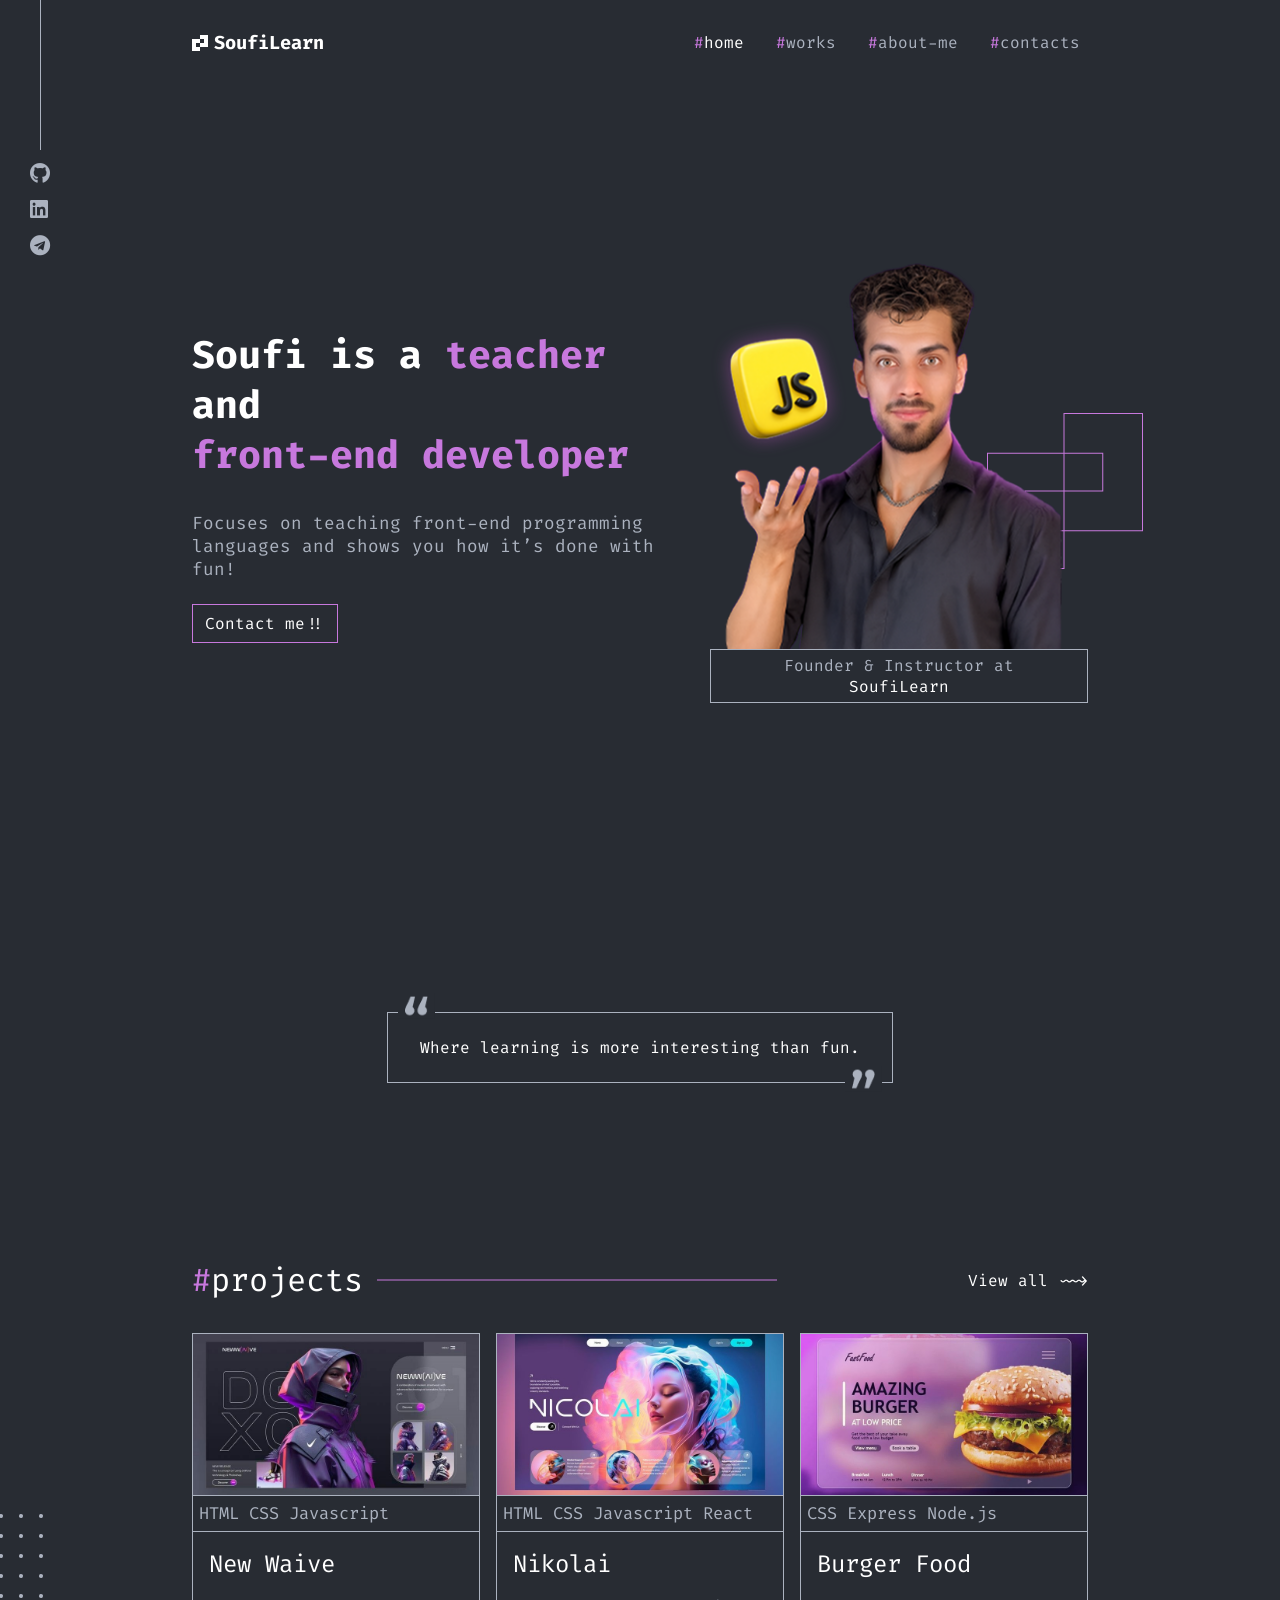
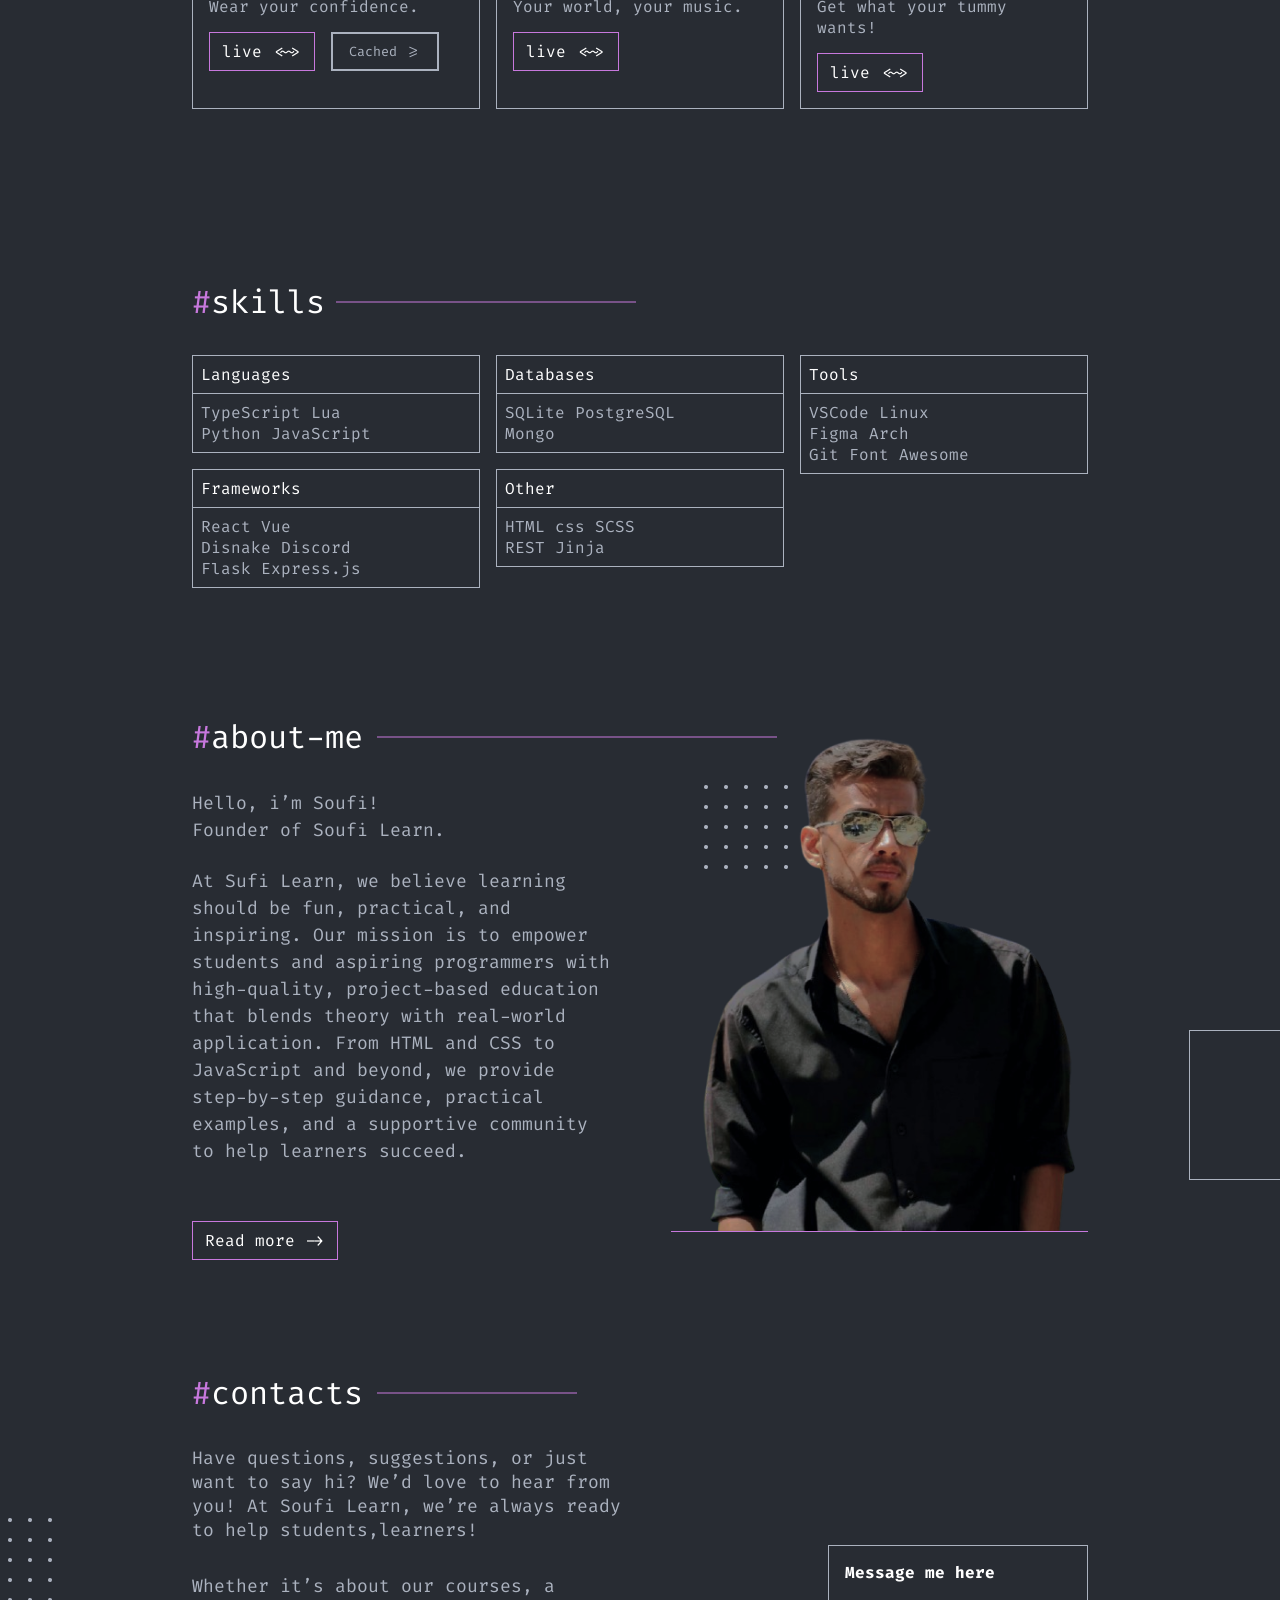
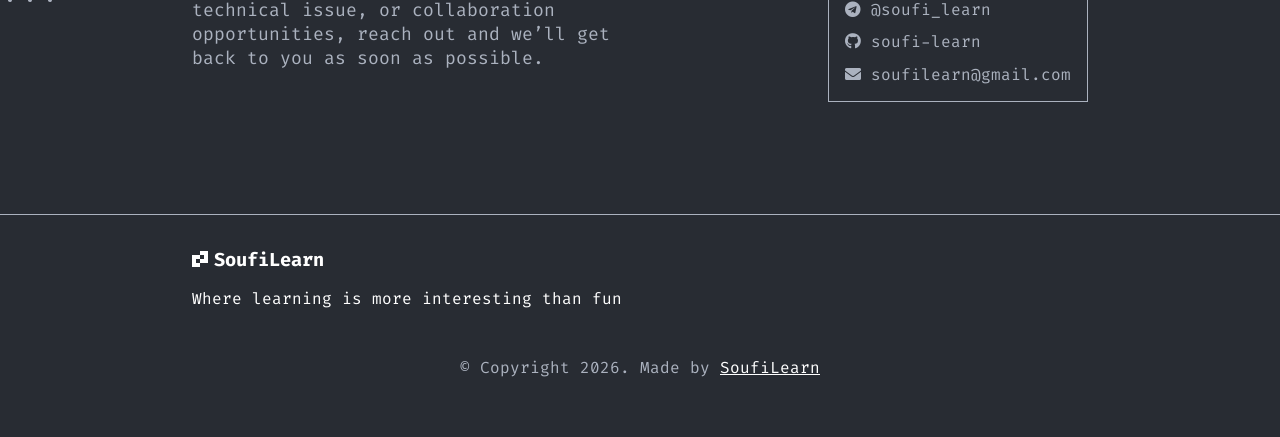
<file: index.html>
<!doctype html>
<html lang="en">
  <head>
    <meta charset="UTF-8" />
    <meta name="viewport" content="width=device-width, initial-scale=1.0" />
    <title>Portfolio Project</title>
    <link rel="stylesheet" href="./assets/font-awesome/css/all-fonts.min.css" />
    <link rel="stylesheet" href="./Css/common.css" />
    <link rel="stylesheet" href="./Css/reset.css" />
    <link rel="stylesheet" href="./Css/style.css" />
    <link rel="stylesheet" href="./Css/responsive.css" />
  </head>
  <body>
    <!-- ---------------------------- Header ---------------------------- -->
    <header class="main-header">
      <!-- logo -->
      <a href="./index.html" class="logo-wrapper">
        <img src="./assets/images/logo-icon.png" alt="logo" />
        <h3>SoufiLearn</h3>
      </a>

      <!-- navigtion list -->

      <nav>
        
        <ul class="nav-list navbar">
          <li>
            <a href="./index.html" class="nav-link active">
              <span class="sharp-sign">#</span>home</a
            >
          </li>
          <li>
            <a href="./pages/projects.html" class="nav-link"><span class="sharp-sign">#</span>works</a
            >
          </li>
          <li>
            <a href="./pages/about-me.html" class="nav-link"><span class="sharp-sign">#</span>about-me</a
            >
          </li>
          <li>
            <a href="./pages/contacts.html" class="nav-link"><span class="sharp-sign">#</span>contacts</a
            >
          </li>
        </ul>
      </nav>

      <div class="menu-navigtion">
        <input type="checkbox" id="menu" class="input-menu" />
        <label for="menu" class="open-menu">
          <img
            src="./assets/icons/menu-icon (open).png"
            alt=""
            class="menu-icon menu-icon-open"
          />
        </label>

        <label for="menu" class="close-menu">
          <img src="./assets/icons/menu-icon (close).png" alt="" class="menu-icon menu-icon-close">
        </label>

        <div class="link-header">

          <ul class="link-list nav-list">
            
             <li class="list-item">
            <a href="./index.html" class="nav-link active">
              <span class="sharp-sign">#</span>home</a
            >
          </li>
          <li class="list-item">
            <a href="./pages/projects.html" class="nav-link"><span class="sharp-sign">#</span>works</a
            >
          </li>
          <li class="list-item">
            <a href="./pages/about-me.html" class="nav-link"><span class="sharp-sign">#</span>about-me</a
            >
          </li>
          <li class="list-item">
            <a href="./pages/contacts.html" class="nav-link"><span class="sharp-sign">#</span>contacts</a
            >
          </li>
          </ul>
        </div>
      </div>
    </header>

    <!-- fixed social icons -->
    <div class="social-container">
      <div class="social-line"></div>

      <ul class="social-list">
        <li>
          <a
            href="https://github.com/soufi-learn"
            target="_blank"
            class="socal-link"
          >
            <i class="fa fa-github"></i>
          </a>
        </li>

        <li>
          <a
            href="mailto:soufilearn@gmail.com"
            target="_blank"
            class="socal-link"
          >
            <i class="fab fa-linkedin"></i>
          </a>
        </li>

        <li>
          <a href="https://t.me/soufi_learn" target="_blank" class="socal-link">
            <i class="fa fa-telegram"></i>
          </a>
        </li>
      </ul>
    </div>

    <!-- ---------------------------- soufi banner ---------------------------- -->

    <div class="soufi-banner-container">
      <!-- left section -->
      <section class="left-section">
        <h2 class="banner-title">
          Soufi is a
          <span class="banner-title-hilight">teacher</span>
          and
          <br />
          <span class="banner-title-hilight">front-end developer</span>
        </h2>

        <p class="banner-text">
          Focuses on teaching front-end programming <br />
          languages and shows you how it’s done with fun!
        </p>

        <a href="#" class="banner-button">Contact me!!</a>
      </section>

      <!-- right section -->

      <section class="right-section">
        <img src="./assets/images/soufi.png" alt="soufi" class="banner-img" />

        <p class="banner-occuption">
          Founder & Instructor at
          <span class="banner-occuption-hilight">SoufiLearn</span>
        </p>

        <img
          src="./assets/images/first-shape.png"
          alt="banner-shape"
          class="banner-shape"
        />
      </section>
    </div>

    <!-- ---------------------------- slogan section ---------------------------- -->

    <div class="slogan-container">
      <div class="slogan-box">
        <img
          src="./assets/icons/left-quote.png"
          alt="quote"
          class="left-quote quote"
        />
        <p class="main-text">Where learning is more interesting than fun.</p>
        <img
          src="./assets/icons/right-quote.png"
          alt="quote"
          class="right-quote quote"
        />
      </div>
    </div>

    <!-- ---------------------------- project section ---------------------------- -->

    <div class="projects-container">
      <!--  title and view more project  -->

      <div class="title-box">
        <h3 class="title"><span class="title-hilight">#</span>projects</h3>
        <a href="./pages/projects.html" class="View-all-project">View all ~~&gt;</a>
      </div>

      <!--  project lists  -->
      <div class="project-lists">
        <section class="project-card">
          <img
            src="./assets/images/project-1.jpg"
            alt="project"
            class="project-img"
          />

          <div class="project-technologies">
            <span class="project-lang">HTML CSS Javascript</span>
          </div>

          <div class="project-info-box">
            <h3 class="project-name">New Waive</h3>
            <p class="project-text">Wear your confidence.</p>

            <!--  links  -->
            <div class="project-actions">
              <button class="button-live">
                <a href="#">live &#60;~&gt;</a>
              </button>

              <button class="button-cached">
                <a href="#">Cached &gt;=</a>
              </button>
            </div>
          </div>
        </section>

        <section class="project-card">
          <img
            src="./assets/images/project-2.jpg"
            alt="project"
            class="project-img"
          />

          <div class="project-technologies">
            <span class="project-lang">HTML CSS Javascript React</span>
          </div>

          <div class="project-info-box">
            <h3 class="project-name">Nikolai</h3>
            <p class="project-text">Your world, your music.</p>
            <button class="button-live">
              <a href="#">live &#60;~&gt;</a>
            </button>
          </div>
        </section>

        <section class="project-card">
          <img
            src="./assets/images/project-3.jpg"
            alt="project"
            class="project-img"
          />

          <div class="project-technologies">
            <span class="project-lang">CSS Express Node.js</span>
          </div>

          <div class="project-info-box">
            <h3 class="project-name">Burger Food</h3>
            <p class="project-text">Get what your tummy wants!</p>
            <button class="button-live">
              <a href="#">live &#60;~&gt;</a>
            </button>
          </div>
        </section>
      </div>

      <!-- projects shape -->
      <img
        src="./assets/images/second-shape.png"
        alt="shape"
        class="projects-shape"
      />
    </div>

    <!-- ---------------------------- skills section ---------------------------- -->
    <div class="skills-container">
      <div class="title-box">
        <h3 class="title"><span class="title-hilight">#</span>skills</h3>
      </div>

      <!--  skills list  -->
      <div class="skills-list-wrapper">
        <section class="skills-column">
          <!--  box  -->
          <div class="skills-box">
            <p class="box-header">Languages</p>
            <div class="box-content">
              <p>TypeScript Lua</p>
              <p>Python JavaScript</p>
            </div>
          </div>

          <div class="skills-box">
            <p class="box-header">Frameworks</p>
            <div class="box-content">
              <p>React Vue</p>
              <p>Disnake Discord</p>
              <p>Flask Express.js</p>
            </div>
          </div>
        </section>

        <section class="skills-column">
          <!--  box  -->
          <div class="skills-box">
            <p class="box-header">Databases</p>
            <div class="box-content">
              <p>SQLite PostgreSQL</p>
              <p>Mongo</p>
            </div>
          </div>

          <div class="skills-box">
            <p class="box-header">Other</p>
            <div class="box-content">
              <p>HTML css SCSS</p>
              <p>REST Jinja</p>
            </div>
          </div>
        </section>

        <section class="skills-column">
          <!--  box  -->
          <div class="skills-box">
            <p class="box-header">Tools</p>
            <div class="box-content">
              <p>VSCode Linux</p>
              <p>Figma Arch</p>
              <p>Git Font Awesome</p>
            </div>
          </div>
        </section>
      </div>
    </div>

    <!-- ---------------------------- About me ---------------------------- -->
    <div class="about-container">
      <div class="title-box">
        <h3 class="title"><span class="title-hilight">#</span>about-me</h3>
      </div>

      <!--  left section  -->

      <div class="about-wrapper">
        <section class="left-section about-section">
          <p class="about-description">
            Hello, i’m Soufi! <br />
            Founder of Soufi Learn. <br />
          </p>

          <p class="about-description">
            At Sufi Learn, we believe learning should be fun, practical, and
            inspiring. Our mission is to empower students and aspiring
            programmers with high-quality, project-based education that blends
            theory with real-world application. From HTML and CSS to JavaScript
            and beyond, we provide step-by-step guidance, practical examples,
            and a supportive community to help learners succeed.
          </p>
          <a href="#" class="button-about">Read more -&gt;</a>
        </section>

        <!--  right section  -->

        <section class="right-section about-section">
          <img
            src="./assets/images/about-soufi.png"
            alt="Soufi"
            class="about-soufi-img"
          />

          <img
            src="./assets/images/second-shape.png"
            alt="Soufi"
            class="about-second-shape"
          />
        </section>
      </div>

      <!--  about shape  -->
      <div class="about-shape"></div>
    </div>

    <!-- ---------------------------- contacts ---------------------------- -->
    <div class="contact-container">
      <div class="title-box">
        <h3 class="title"><span class="title-hilight">#</span>contacts</h3>
      </div>

      <div class="contact-wrapper">
        <!--  left section  -->

        <section class="contact-section left-section">
          <p class="contact-description">
            Have questions, suggestions, or just want to say hi? We’d love to
            hear from you! At Soufi Learn, we’re always ready to help
            students,learners!
          </p>

          <p class="contact-description">
            Whether it’s about our courses, a technical issue, or collaboration
            opportunities, reach out and we’ll get back to you as soon as
            possible.
          </p>
        </section>

        <!--  rigth section  -->
        <section class="contact-section right-section">
          <div class="message-box">
            <h4 class="message-header-title">Message me here</h4>

            <ul class="social-list">
              <li>
                <a
                  href="https://t.me/soufi_learn"
                  target="_blank"
                  class="socal-link"
                >
                  <i class="fa fa-telegram"></i>
                  @soufi_learn
                </a>
              </li>

              <li>
                <a
                  href="https://github.com/soufi-learn"
                  target="_blank"
                  class="socal-link"
                >
                  <i class="fa fa-github"></i>
                  soufi-learn
                </a>
              </li>

              <li>
                <a
                  href="mailto:soufilearn@gmail.com"
                  target="_blank"
                  class="socal-link"
                >
                  <i class="fa fa-envelope"></i>
                  soufilearn@gmail.com
                </a>
              </li>
            </ul>
          </div>
        </section>
      </div>

      <!-- contacts shape -->
      <img
        src="./assets/images/second-shape.png"
        alt="shape"
        class="contacts-shape"
      />
    </div>

    <footer class="main-footer">
      <a href="./index.html" class="logo-wrapper">
        <img src="./assets/images/logo-icon.png" alt="logo" />
        <h3>SoufiLearn</h3>
      </a>

      <p>Where learning is more interesting than fun</p>
      <p class="copy-right-text">
        &copy; Copyright 2026. Made by
        <a href="https://instagram.com/soufi_learn" class="footer-link"
          >SoufiLearn</a
        >
      </p>
    </footer>
    
  </body>
</html>
</file>
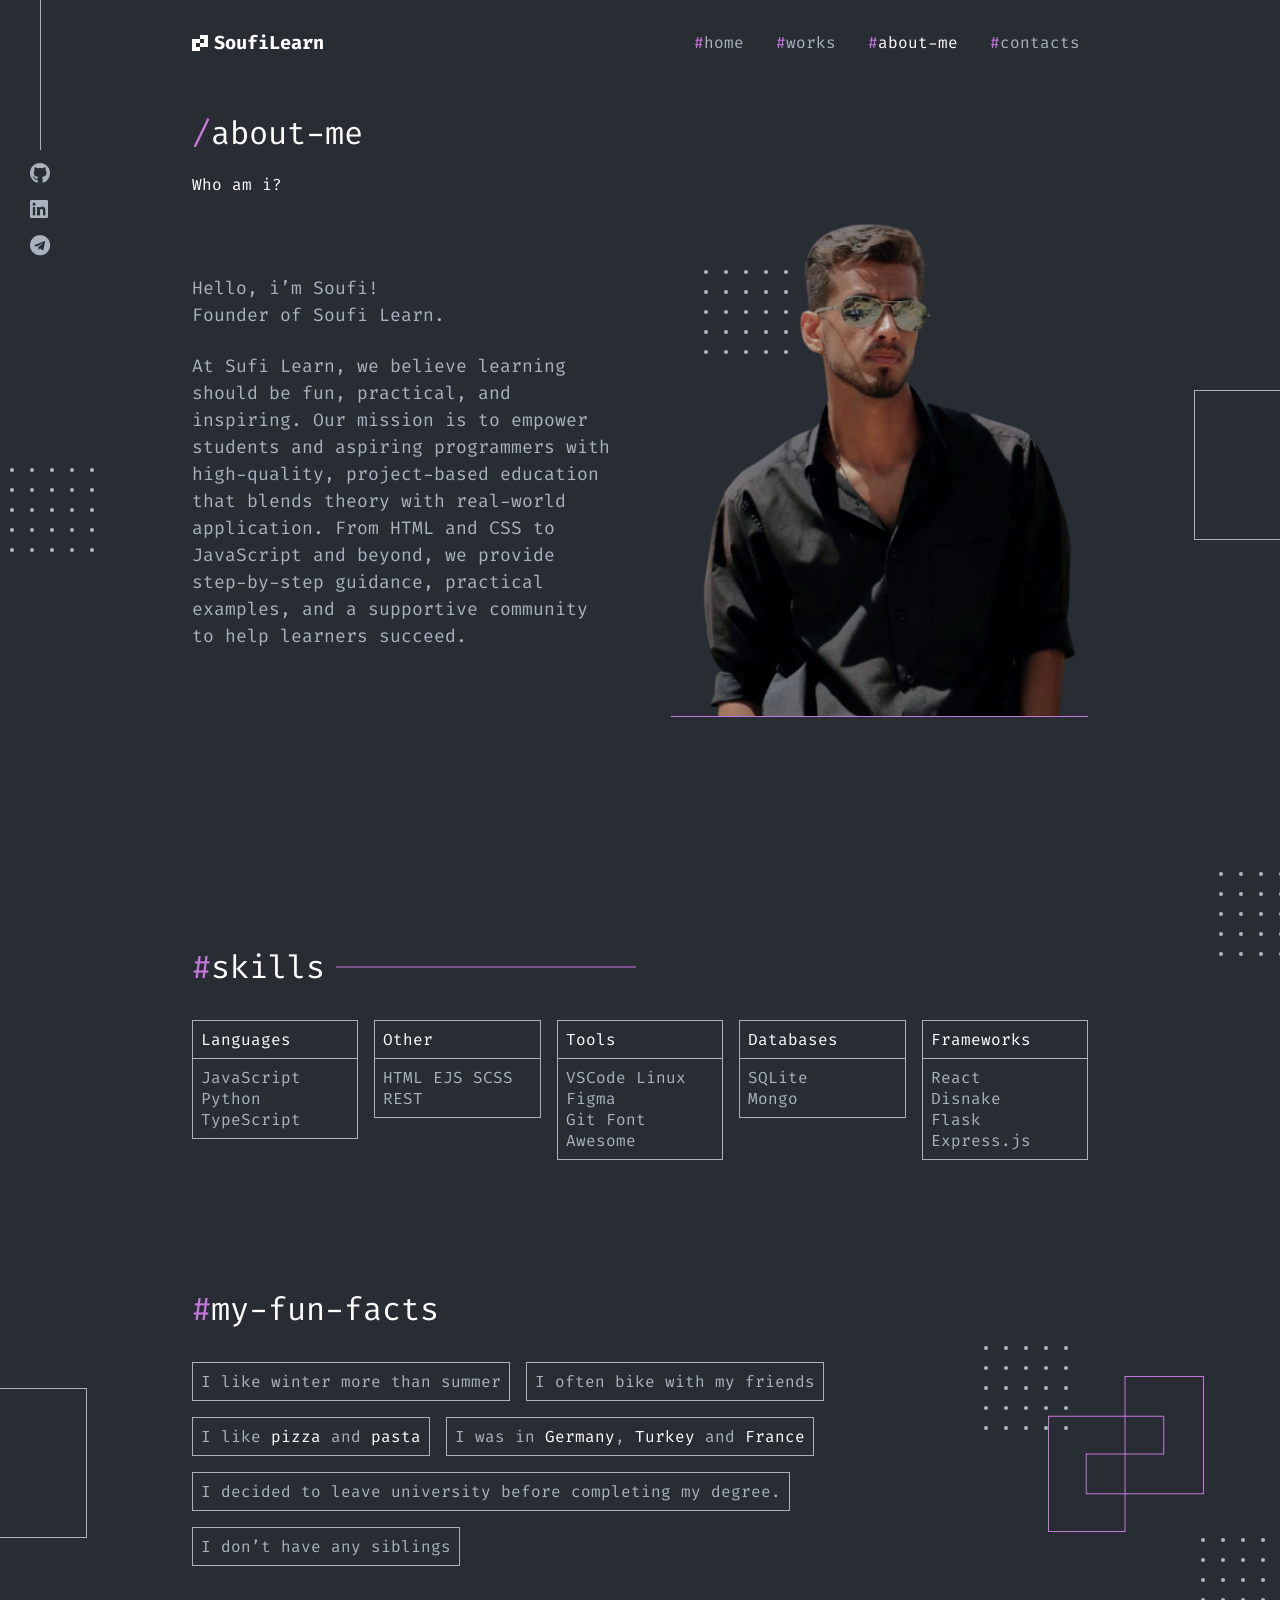
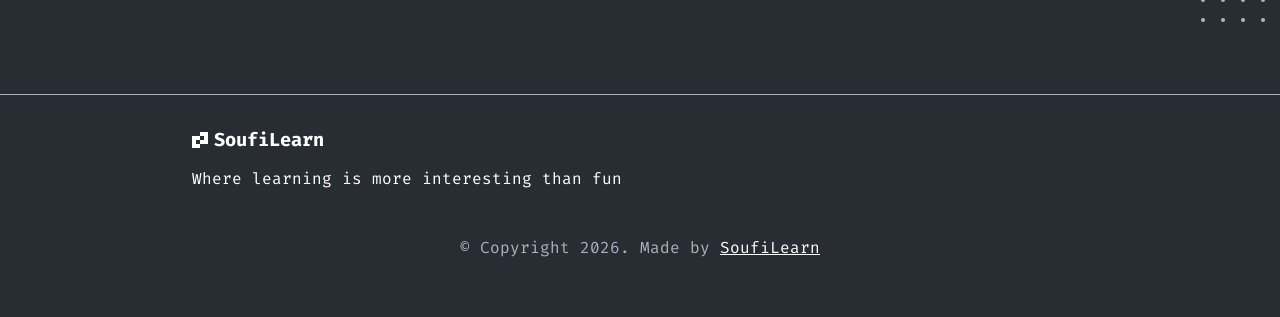
<file: pages/about-me.html>
<!doctype html>
<html lang="en">
  <head>
    <meta charset="UTF-8" />
    <meta name="viewport" content="width=device-width, initial-scale=1.0" />
    <title>About-me</title>
    <link rel="stylesheet" href="../assets/font-awesome/css/all-fonts.min.css" />
    <link rel="stylesheet" href="../Css/common.css" />
    <link rel="stylesheet" href="../Css/reset.css" />
    <link rel="stylesheet" href="../Css/responsive.css" />
    <link rel="stylesheet" href="../Css/about.css" />
  </head>
  <body>
    <!-- ---------------------------- Header ---------------------------- -->
    <header class="main-header">
      <!-- logo -->
      <a href="../index.html" class="logo-wrapper">
        <img src="../assets/images/logo-icon.png" alt="logo" />
        <h3>SoufiLearn</h3>
      </a>

      <!-- navigtion list -->

      <nav>
        <ul class="nav-list navbar">
          <li>
            <a href="../index.html" class="nav-link">
              <span class="sharp-sign">#</span>home</a
            >
          </li>
          <li>
            <a href="./projects.html" class="nav-link"><span class="sharp-sign">#</span>works</a
            >
          </li>
          <li>
            <a href="./about-me.html" class="nav-link active"><span class="sharp-sign">#</span>about-me</a
            >
          </li>
          <li>
            <a href="./contacts.html" class="nav-link"><span class="sharp-sign">#</span>contacts</a
            >
          </li>
        </ul>
      </nav>

      <div class="menu-navigtion">
        <input type="checkbox" id="menu" class="input-menu" />
        <label for="menu" class="open-menu">
          <img
            src="../assets/icons/menu-icon (open).png"
            alt=""
            class="menu-icon menu-icon-open"
          />
        </label>

        <label for="menu" class="close-menu">
          <img
            src="../assets/icons/menu-icon (close).png"
            alt=""
            class="menu-icon menu-icon-close"
          />
        </label>

        <div class="link-header">
          <ul class="link-list nav-list">
            <li class="list-item">
              <a href="../index.html" class="nav-link">
                <span class="sharp-sign">#</span>home</a
              >
            </li>
            <li class="list-item">
              <a href="./projects.html" class="nav-link"><span class="sharp-sign">#</span>works</a
              >
            </li>
            <li class="list-item">
              <a href="./about-me.html" class="nav-link active"><span class="sharp-sign">#</span>about-me</a
              >
            </li>
            <li class="list-item">
              <a href="./contacts.html" class="nav-link"><span class="sharp-sign">#</span>contacts</a
              >
            </li>
          </ul>
        </div>
      </div>
    </header>

    <!-- fixed social icons -->

    <div class="social-container">
      <div class="social-line"></div>

      <ul class="social-list">
        <li>
          <a
            href="https://github.com/soufi-learn"
            target="_blank"
            class="socal-link"
          >
            <i class="fa fa-github"></i>
          </a>
        </li>

        <li>
          <a
            href="mailto:soufilearn@gmail.com"
            target="_blank"
            class="socal-link"
          >
            <i class="fab fa-linkedin"></i>
          </a>
        </li>

        <li>
          <a href="https://t.me/soufi_learn" target="_blank" class="socal-link">
            <i class="fa fa-telegram"></i>
          </a>
        </li>
      </ul>
    </div>

    <!-- ===================================== about-me section ===================================== -->
    <div class="about-container">
      <div class="title-box about-title">
        <h3 class="title"><span class="title-hilight">/</span>about-me</h3>
        <p>Who am i?</p>
      </div>

      <div class="about-wrapper">
        <section class="left-section about-section">
          <p class="about-description">
            Hello, i’m Soufi! <br />
            Founder of Soufi Learn. <br />
          </p>

          <p class="about-description">
            At Sufi Learn, we believe learning should be fun, practical, and
            inspiring. Our mission is to empower students and aspiring
            programmers with high-quality, project-based education that blends
            theory with real-world application. From HTML and CSS to JavaScript
            and beyond, we provide step-by-step guidance, practical examples,
            and a supportive community to help learners succeed.
          </p>
        </section>

        <!--  right section  -->

        <section class="right-section about-section">
          <img
            src="../assets/images/about-soufi.png"
            alt="Soufi"
            class="about-soufi-img"
          />

          <img
            src="../assets/images/second-shape.png"
            alt="Soufi"
            class="about-second-shape"
          />
        </section>
      </div>

      <!--  about shape  -->
      <div class="about-shape"></div>
      <img
        src="../assets/images/second-shape.png"
        alt="shape"
        class="img-shape"
      />
    </div>

    <div class="skills-container">
      <div class="title-box">
        <h3 class="title"><span class="title-hilight">#</span>skills</h3>
      </div>

      <!--  skills list  -->
      <div class="skills-list-wrapper">
        <!--  box  -->
        <div class="skills-box">
          <p class="box-header">Languages</p>
          <div class="box-content">
            <p>JavaScript Python</p>
            <p>TypeScript</p>
          </div>
        </div>

        <div class="skills-box">
          <p class="box-header">Other</p>
          <div class="box-content">
            <p>HTML EJS SCSS</p>
            <p>REST</p>
          </div>
        </div>

        <!--  box  -->
        <div class="skills-box">
          <p class="box-header">Tools</p>
          <div class="box-content">
            <p>VSCode Linux</p>
            <p>Figma</p>
            <p>Git Font Awesome</p>
          </div>
        </div>

        <div class="skills-box">
          <p class="box-header">Databases</p>
          <div class="box-content">
            <p>SQLite</p>
            <p>Mongo</p>
          </div>
        </div>

        <!--  box  -->

        <div class="skills-box">
          <p class="box-header">Frameworks</p>
          <div class="box-content">
            <p>React</p>
            <p>Disnake</p>
            <p>Flask Express.js</p>
          </div>
        </div>
      </div>

      <!-- shape -->
      <img
        src="../assets/images/second-shape.png"
        alt="shape"
        class="img-shape"
      />
    </div>

    <div class="facts-container">
      <div class="title-box">
        <h3 class="title"><span class="title-hilight">#</span>my-fun-facts</h3>
      </div>

      <div class="content">
        <div class="left-section">
          <div class="facts-box">
            <!-- box -->
            <div class="fact">
              <p>I like winter more than summer</p>
            </div>

            <!-- box -->
            <div class="fact">
              <p>I often bike with my friends</p>
            </div>
          </div>

          <div class="facts-box">
            <!-- box -->
            <div class="fact">
              <p>
                I like <span class="special-word">pizza</span> and
                <span class="special-word">pasta</span>
              </p>
            </div>

            <!-- box -->
            <div class="fact">
              <p>
                I was in <span class="special-word">Germany</span>,
                <span class="special-word">Turkey</span> and
                <span class="special-word">France</span>
              </p>
            </div>
          </div>

          <div class="facts-box facts-wrapper">
            <!-- box -->
            <div class="fact">
              <p>I decided to leave university before completing my degree.</p>
            </div>

            <!-- box -->
            <div class="fact">
              <p>I don’t have any siblings</p>
            </div>
          </div>
        </div>

        <div class="right-section">
          <!-- shape -->
          <img
            src="../assets/images/first-shape.png"
            alt="shape"
            class="shape-square"
          />
          <!-- shape -->
          <img
            src="../assets/images/second-shape.png"
            alt="shape"
            class="shape-dottod"
          />
        </div>
      </div>

      <!--  fact shape  -->
      <div class="fact-shape"></div>

      <!-- img shape -->
      <img src="../assets/images/second-shape.png" alt="shape" class="img-shape"/>
    </div>

    <footer class="main-footer">
      <a href="../index.html" class="logo-wrapper">
        <img src="../assets/images/logo-icon.png" alt="logo" />
        <h3>SoufiLearn</h3>
      </a>

      <p>Where learning is more interesting than fun</p>
      <p class="copy-right-text">
        &copy; Copyright 2026. Made by
        <a href="https://instagram.com/soufi_learn" class="footer-link"
          >SoufiLearn</a
        >
      </p>
    </footer>
  </body>
</html>
</file>
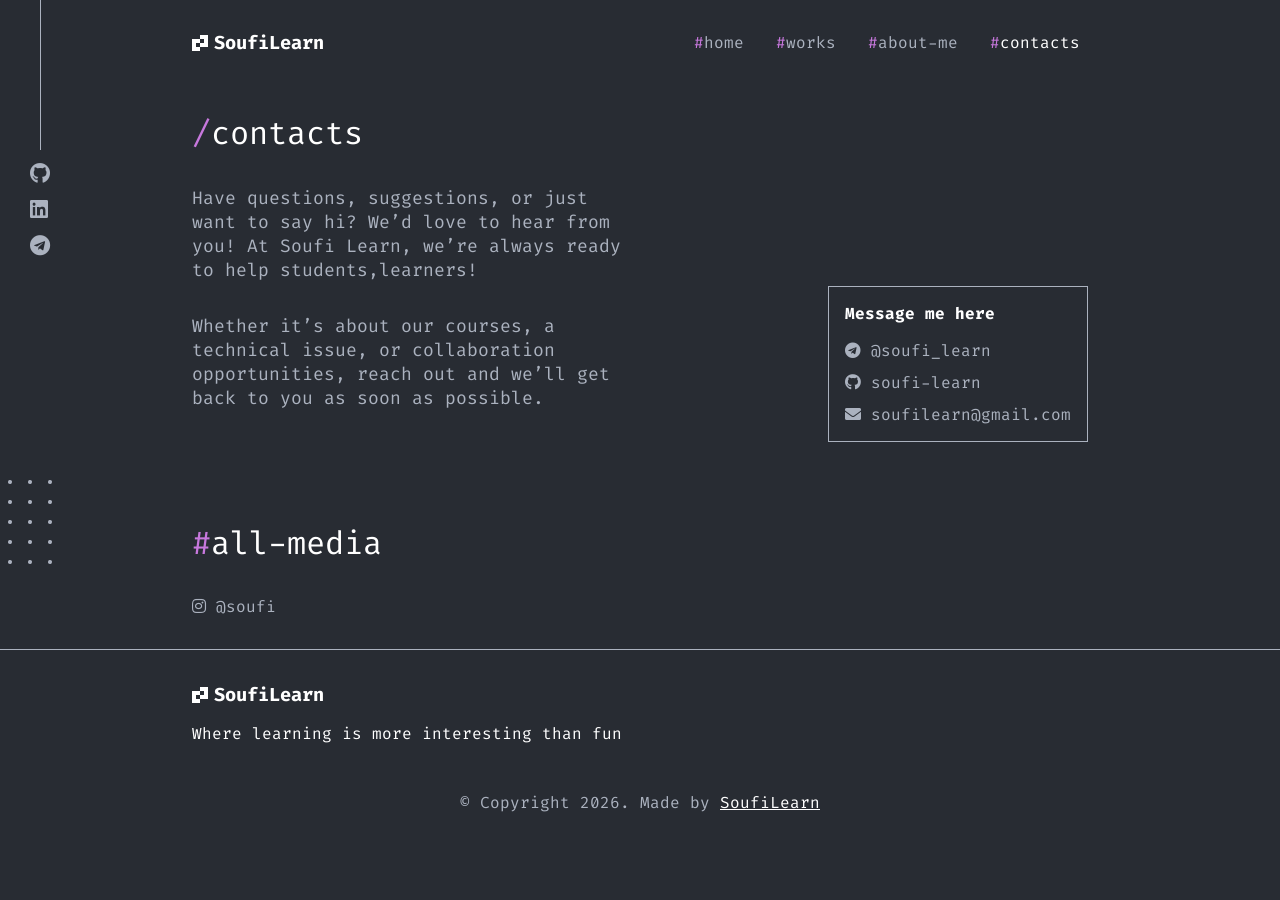
<file: pages/contacts.html>
<!doctype html>
<html lang="en">
  <head>
    <meta charset="UTF-8" />
    <meta name="viewport" content="width=device-width, initial-scale=1.0" />
    <title>Contacts</title>
    <link
      rel="stylesheet"
      href="../assets/font-awesome/css/all-fonts.min.css"
    />
    <link rel="stylesheet" href="../Css/common.css" />
    <link rel="stylesheet" href="../Css/reset.css" />
    <link rel="stylesheet" href="../Css/responsive.css" />
    <link rel="stylesheet" href="../Css/contacts.css" />
  </head>
  <body>
    <!-- ---------------------------- Header ---------------------------- -->
    <header class="main-header">
      <!-- logo -->
      <a href="../index.html" class="logo-wrapper">
        <img src="../assets/images/logo-icon.png" alt="logo" />
        <h3>SoufiLearn</h3>
      </a>

      <!-- navigtion list -->

      <nav>
        <ul class="nav-list navbar">
          <li>
            <a href="../index.html" class="nav-link">
              <span class="sharp-sign">#</span>home</a
            >
          </li>
          <li>
            <a href="./projects.html" class="nav-link"><span class="sharp-sign">#</span>works</a
            >
          </li>
          <li>
            <a href="./about-me.html" class="nav-link"><span class="sharp-sign">#</span>about-me</a
            >
          </li>
          <li>
            <a href="./contacts.html" class="nav-link active"><span class="sharp-sign">#</span>contacts</a
            >
          </li>
        </ul>
      </nav>

      <div class="menu-navigtion">
        <input type="checkbox" id="menu" class="input-menu" />
        <label for="menu" class="open-menu">
          <img
            src="../assets/icons/menu-icon (open).png"
            alt=""
            class="menu-icon menu-icon-open"
          />
        </label>

        <label for="menu" class="close-menu">
          <img
            src="../assets/icons/menu-icon (close).png"
            alt=""
            class="menu-icon menu-icon-close"
          />
        </label>

        <div class="link-header">
          <ul class="link-list nav-list">
            <li class="list-item">
              <a href="../index.html" class="nav-link">
                <span class="sharp-sign">#</span>home</a
              >
            </li>
            <li class="list-item">
              <a href="./projects.html" class="nav-link"><span class="sharp-sign">#</span>works</a
              >
            </li>
            <li class="list-item">
              <a href="./about-me.html" class="nav-link"><span class="sharp-sign">#</span>about-me</a
              >
            </li>
            <li class="list-item">
              <a href="./contacts.html" class="nav-link active"><span class="sharp-sign">#</span>contacts</a
              >
            </li>
          </ul>
        </div>
      </div>
    </header>

    <!-- fixed social icons -->
    <div class="social-container">
      <div class="social-line"></div>

      <ul class="social-list">
        <li>
          <a
            href="https://github.com/soufi-learn"
            target="_blank"
            class="socal-link"
          >
            <i class="fa fa-github"></i>
          </a>
        </li>

        <li>
          <a
            href="mailto:soufilearn@gmail.com"
            target="_blank"
            class="socal-link"
          >
            <i class="fab fa-linkedin"></i>
          </a>
        </li>

        <li>
          <a href="https://t.me/soufi_learn" target="_blank" class="socal-link">
            <i class="fa fa-telegram"></i>
          </a>
        </li>
      </ul>
    </div>

    <!-- ---------------------------- contacts ---------------------------- -->
    <div class="contact-container">
      <div class="title-box">
        <h3 class="title"><span class="title-hilight">/</span>contacts</h3>
      </div>

      <div class="contact-wrapper">
        <!--  left section  -->

        <section class="contact-section left-section">
          <p class="contact-description">
            Have questions, suggestions, or just want to say hi? We’d love to
            hear from you! At Soufi Learn, we’re always ready to help
            students,learners!
          </p>

          <p class="contact-description">
            Whether it’s about our courses, a technical issue, or collaboration
            opportunities, reach out and we’ll get back to you as soon as
            possible.
          </p>
        </section>

        <!--  rigth section  -->
        <section class="contact-section right-section">
          <div class="message-box">
            <h4 class="message-header-title">Message me here</h4>

            <ul class="social-list">
              <li>
                <a
                  href="https://t.me/soufi_learn"
                  target="_blank"
                  class="socal-link"
                >
                  <i class="fa fa-telegram"></i>
                  @soufi_learn
                </a>
              </li>

              <li>
                <a
                  href="https://github.com/soufi-learn"
                  target="_blank"
                  class="socal-link"
                >
                  <i class="fa fa-github"></i>
                  soufi-learn
                </a>
              </li>

              <li>
                <a
                  href="mailto:soufilearn@gmail.com"
                  target="_blank"
                  class="socal-link"
                >
                  <i class="fa fa-envelope"></i>
                  soufilearn@gmail.com
                </a>
              </li>
            </ul>
          </div>
        </section>
      </div>
    </div>

    <div class="all-media-container">
      <div class="title-box">
        <h3 class="title"><span class="title-hilight">#</span>all-media</h3>
      </div>

      <div class="media">
        <div class="box">
          <i class="fab fa-instagram"></i>
          <span><a href="https://instagram.com/soufi_learn">@soufi</a></span>
        </div>
      </div>
      <img src="../assets/images/second-shape.png" alt="shape" class="img-shape"/>
    </div>

    <footer class="main-footer">
      <a href="../index.html" class="logo-wrapper">
        <img src="../assets/images/logo-icon.png" alt="logo" />
        <h3>SoufiLearn</h3>
      </a>

      <p>Where learning is more interesting than fun</p>
      <p class="copy-right-text">
        &copy; Copyright 2026. Made by
        <a href="https://instagram.com/soufi_learn" class="footer-link"
          >SoufiLearn</a
        >
      </p>
    </footer>
  </body>
</html>
</file>
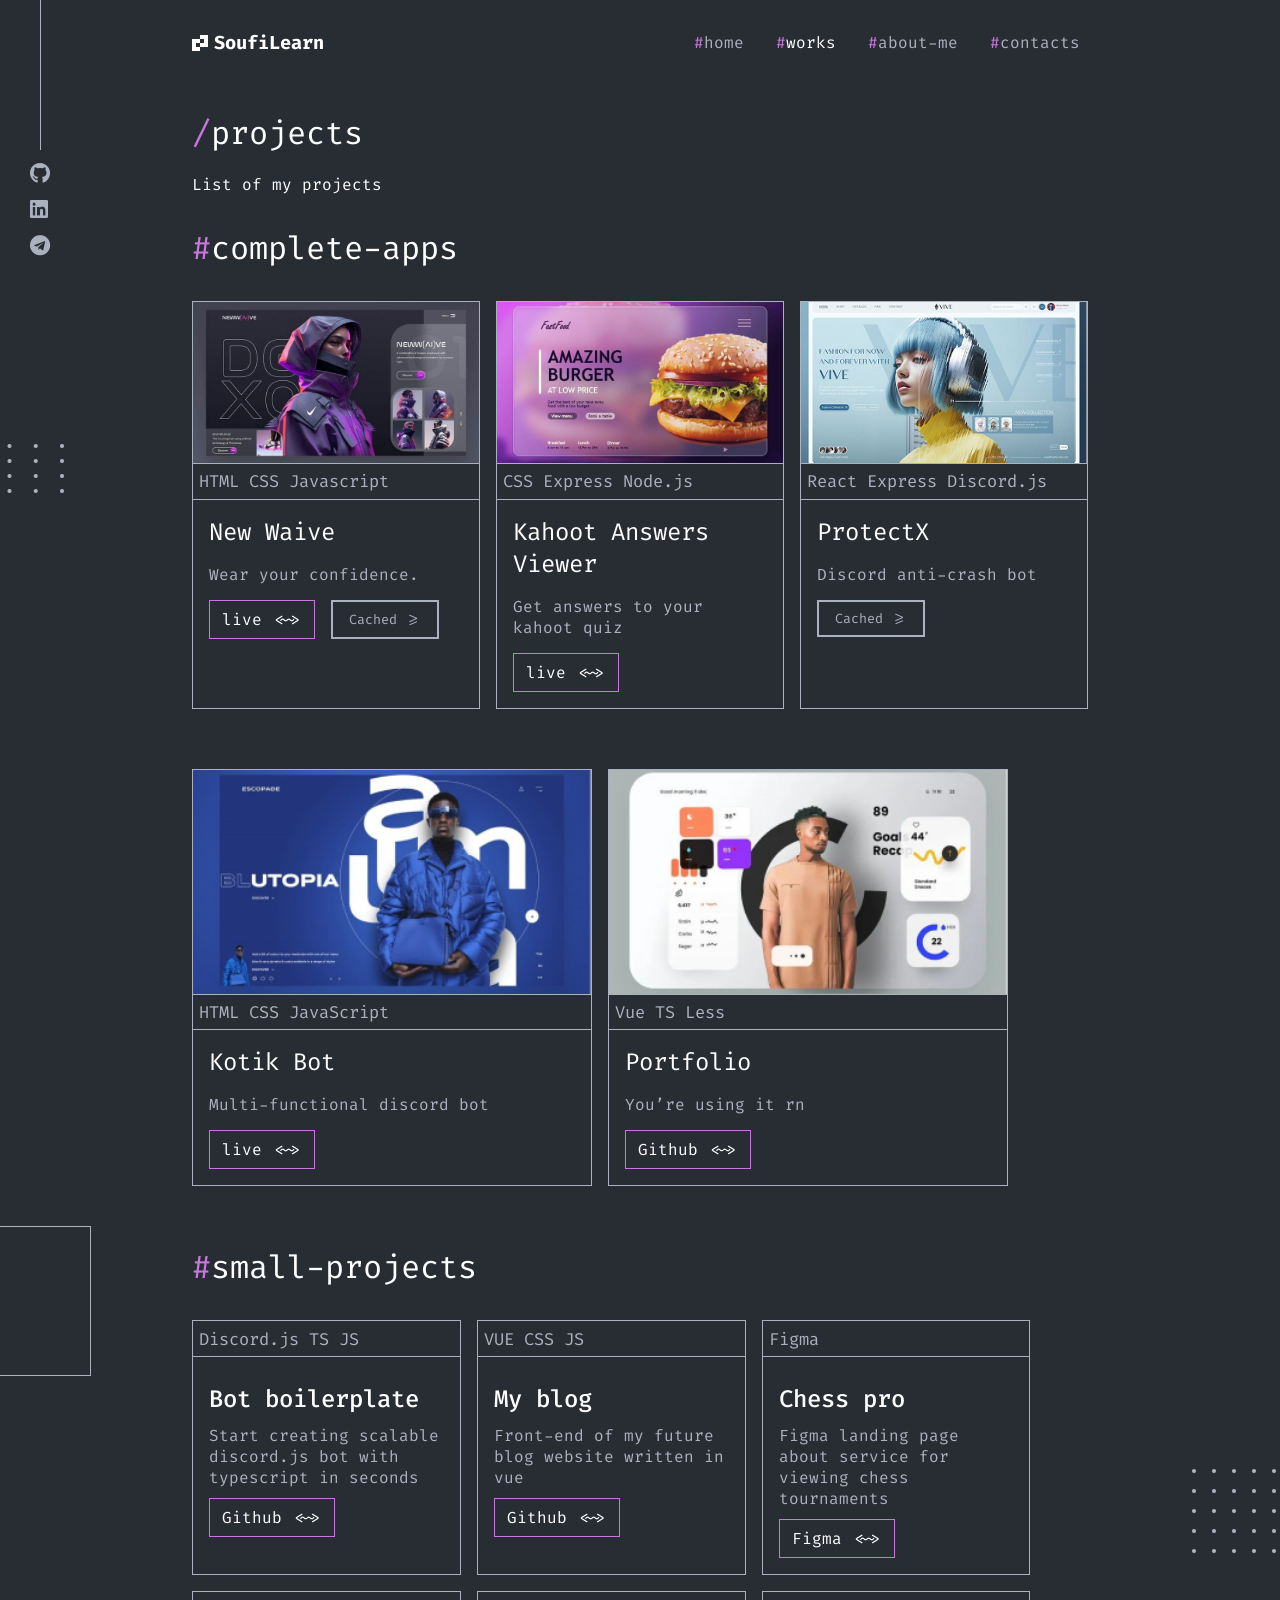
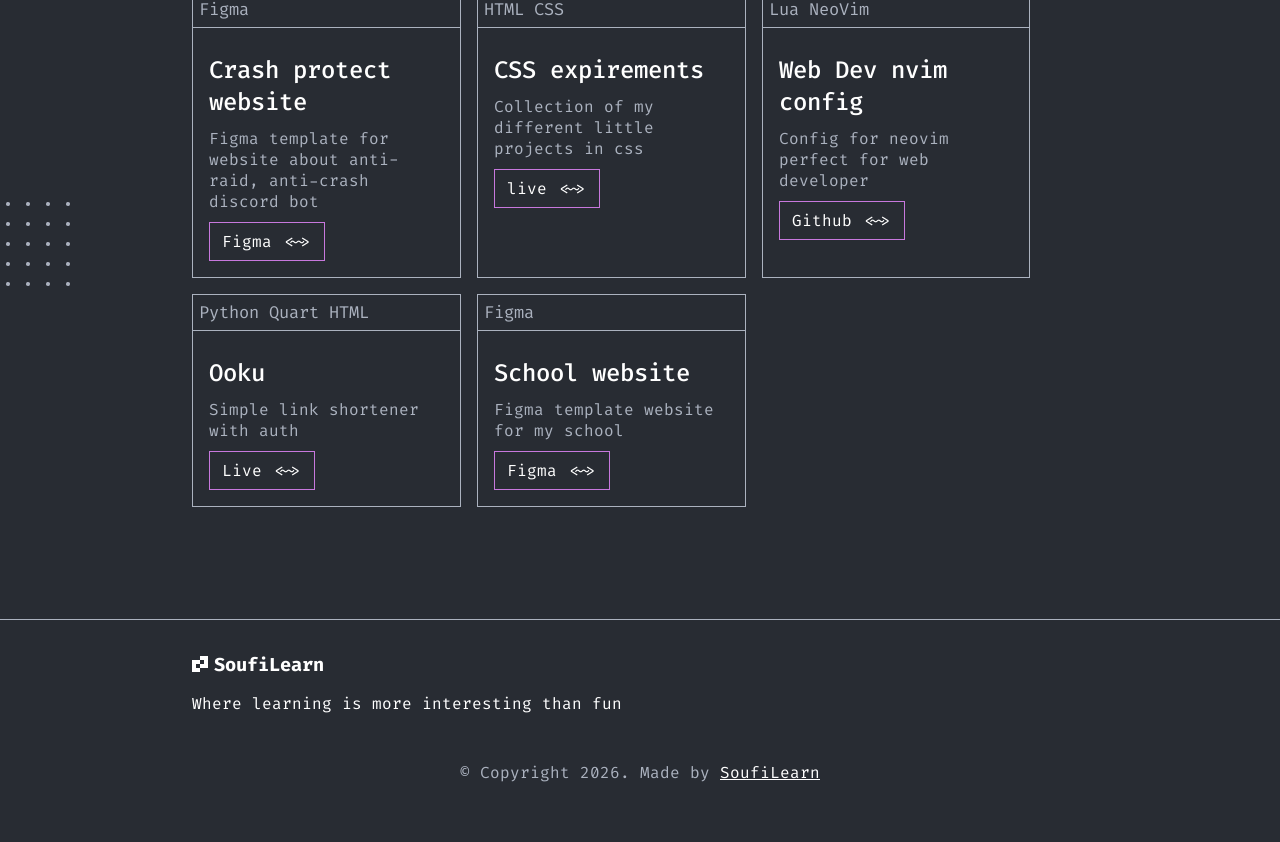
<file: pages/projects.html>
<!doctype html>
<html lang="en">
  <head>
    <meta charset="UTF-8" />
    <meta name="viewport" content="width=device-width, initial-scale=1.0" />
    <title>projects</title>
    <link rel="stylesheet" href="../assets/font-awesome/css/all-fonts.min.css" />
    <link rel="stylesheet" href="../Css/common.css" />
    <link rel="stylesheet" href="../Css/reset.css" />
    <link rel="stylesheet" href="../Css/projects.css" />
    <link rel="stylesheet" href="../Css/responsive.css" />
  </head>
  <body>
    <!-- ---------------------------- Header ---------------------------- -->
    <header class="main-header">
      <!-- logo -->
      <a href="../index.html" class="logo-wrapper">
        <img src="../assets/images/logo-icon.png" alt="logo" />
        <h3>SoufiLearn</h3>
      </a>

      <!-- navigtion list -->

      <nav>
        <ul class="nav-list">
          <li>
            <a href="../index.html" class="nav-link">
              <span class="sharp-sign">#</span>home</a
            >
          </li>
          <li>
            <a href="./projects.html" class="nav-link active"><span class="sharp-sign">#</span>works</a
            >
          </li>
          <li>
            <a href="./about-me.html" class="nav-link"><span class="sharp-sign">#</span>about-me</a
            >
          </li>
          <li>
            <a href="./contacts.html" class="nav-link"><span class="sharp-sign">#</span>contacts</a
            >
          </li>
        </ul>
      </nav>
    </header>

    <!-- fixed social icons -->

    <div class="social-container">
      <div class="social-line"></div>

      <ul class="social-list">
        <li>
          <a
            href="https://github.com/soufi-learn"
            target="_blank"
            class="socal-link"
          >
            <i class="fa fa-github"></i>
          </a>
        </li>

        <li>
          <a
            href="mailto:soufilearn@gmail.com"
            target="_blank"
            class="socal-link"
          >
            <i class="fab fa-linkedin"></i>
          </a>
        </li>

        <li>
          <a href="https://t.me/soufi_learn" target="_blank" class="socal-link">
            <i class="fa fa-telegram"></i>
          </a>
        </li>
      </ul>
    </div>

    <!-- ---------------------------- project section ---------------------------- -->

    <div class="projects-container">
      <!--  title project  -->

      <div class="title-box projects-title">
        <h3 class="title"><span class="title-hilight">/</span>projects</h3>
        <p>List of my projects</p>
      </div>

      <div class="title-box">
        <h3 class="title"><span class="title-hilight">#</span>complete-apps</h3>
      </div>

      <!--  project lists  -->
      <div class="project-lists">
        <section class="project-card">
          <img
            src="../assets/images/project-1.jpg"
            alt="project"
            class="project-img"
          />

          <div class="project-technologies">
            <span class="project-lang">HTML CSS Javascript</span>
          </div>

          <div class="project-info-box">
            <h3 class="project-name">New Waive</h3>
            <p class="project-text">Wear your confidence.</p>

            <!--  links  -->
            <div class="project-actions">
              <button class="button-one">
                <a href="#">live &#60;~&gt;</a>
              </button>

              <button class="button-two">
                <a href="#">Cached &gt;=</a>
              </button>
            </div>
          </div>
        </section>

        <section class="project-card">
          <img
            src="../assets/images/project-3.jpg"
            alt="project"
            class="project-img"
          />

          <div class="project-technologies">
            <span class="project-lang">CSS Express Node.js</span>
          </div>

          <div class="project-info-box">
            <h3 class="project-name">Kahoot Answers Viewer</h3>
            <p class="project-text">Get answers to your kahoot quiz</p>
            <button class="button-one">
              <a href="#">live &#60;~&gt;</a>
            </button>
          </div>
        </section>

        <section class="project-card">
          <img
            src="../assets/images/project-5.jpg"
            alt="project"
            class="project-img"
          />

          <div class="project-technologies">
            <span class="project-lang">React Express Discord.js</span>
          </div>

          <div class="project-info-box">
            <h3 class="project-name">ProtectX</h3>
            <p class="project-text">Discord anti-crash bot</p>
            <button class="button-two">
              <a href="#">Cached &gt;=</a>
            </button>
          </div>
        </section>
      </div>

      <div class="project-lists">
        <section class="project-card">
          <img
            src="../assets/images/project-4.jpg"
            alt="project"
            class="project-img"
          />

          <div class="project-technologies">
            <span class="project-lang">HTML CSS JavaScript</span>
          </div>

          <div class="project-info-box">
            <h3 class="project-name">Kotik Bot</h3>
            <p class="project-text">Multi-functional discord bot</p>
            <button class="button-one">
              <a href="#">live &#60;~&gt;</a>
            </button>
          </div>
        </section>

        <section class="project-card">
          <img
            src="../assets/images/project-6.jpg"
            alt="project"
            class="project-img"
          />

          <div class="project-technologies">
            <span class="project-lang">Vue TS Less</span>
          </div>

          <div class="project-info-box">
            <h3 class="project-name">Portfolio</h3>
            <p class="project-text">You’re using it rn</p>
            <button class="button-one">
              <a href="#">Github &#60;~&gt;</a>
            </button>
          </div>
        </section>
      </div>

      <!-- projects shape -->
      <img
        src="../assets/images/third-shape.png"
        alt="shape"
        class="first-shape"
      />

      <img src="../assets/images/second-shape.png" alt="" class="shape">

      <!--  projects shape  -->
      <div class="second-shape"></div>

      <!-- small project -->
      <div class="title-box">
        <h3 class="title">
          <span class="title-hilight">#</span>small-projects
        </h3>
      </div>

      <div class="small-project-list">
        <section class="project-small-box">
          <div class="box-header">
            <p class="header">Discord.js TS JS</p>
          </div>

          <div class="box-content">
            <p class="project-name">Bot boilerplate</p>
            <p class="project-text">
              Start creating scalable discord.js bot with typescript in seconds
            </p>

            <button class="button-one">
              <a href="#">Github &#60;~&gt;</a>
            </button>
          </div>
        </section>

        <section class="project-small-box">
          <div class="box-header">
            <p class="header">VUE CSS JS</p>
          </div>

          <div class="box-content">
            <p class="project-name">My blog</p>
            <p class="project-text">
              Front-end of my future blog website written in vue
            </p>

            <button class="button-one">
              <a href="#">Github &#60;~&gt;</a>
            </button>
          </div>
        </section>

        <section class="project-small-box">
          <div class="box-header">
            <p class="header">Figma</p>
          </div>

          <div class="box-content">
            <p class="project-name">Chess pro</p>
            <p class="project-text">
              Figma landing page about service for viewing chess tournaments
            </p>

            <button class="button-one">
              <a href="#">Figma &#60;~&gt;</a>
            </button>
          </div>
        </section>

        <section class="project-small-box">
          <div class="box-header">
            <p class="header">Figma</p>
          </div>

          <div class="box-content">
            <p class="project-name">Crash protect website</p>
            <p class="project-text">
              Figma template for website about anti-raid, anti-crash discord bot
            </p>

            <button class="button-one">
              <a href="#">Figma &#60;~&gt;</a>
            </button>
          </div>
        </section>

        <section class="project-small-box">
          <div class="box-header">
            <p class="header">HTML CSS</p>
          </div>

          <div class="box-content">
            <p class="project-name">CSS expirements</p>
            <p class="project-text">
              Collection of my different little projects in css
            </p>

            <button class="button-one">
              <a href="#">live &#60;~&gt;</a>
            </button>
          </div>
        </section>

        <section class="project-small-box">
          <div class="box-header">
            <p class="header">Lua NeoVim</p>
          </div>

          <div class="box-content">
            <p class="project-name">Web Dev nvim config</p>
            <p class="project-text">
              Config for neovim perfect for web developer
            </p>

            <button class="button-one">
              <a href="#">Github &#60;~&gt;</a>
            </button>
          </div>
        </section>

        <section class="project-small-box">
          <div class="box-header">
            <p class="header">Python Quart HTML</p>
          </div>

          <div class="box-content">
            <p class="project-name">Ooku</p>
            <p class="project-text">
              Simple link shortener <br />
              with auth
            </p>

            <button class="button-one">
              <a href="#">Live &#60;~&gt;</a>
            </button>
          </div>
        </section>

        <section class="project-small-box">
          <div class="box-header"><p class="header">Figma</p></div>

          <div class="box-content">
            <p class="project-name">School website</p>
            <p class="project-text">Figma template website for my school</p>

            <button class="button-one">
              <a href="#">Figma &#60;~&gt;</a>
            </button>
          </div>
        </section>
      </div>

      <!-- projects shape -->
      <img
        src="../assets/images/second-shape.png"
        alt="shape"
        class="third-shape"
      />
    </div>

    <footer class="main-footer">
      <a href="../index.html" class="logo-wrapper">
        <img src="../assets/images/logo-icon.png" alt="logo" />
        <h3>SoufiLearn</h3>
      </a>

      <p>Where learning is more interesting than fun</p>
      <p class="copy-right-text">
        &copy; Copyright 2026. Made by
        <a href="https://instagram.com/soufi_learn" class="footer-link"
          >SoufiLearn</a
        >
      </p>
    </footer>
  </body>
</html>
</file>
<file: Css/common.css>
/* ===================================== title box style ===================================== */

.title-box {
  display: flex;
  justify-content: space-between;
  align-items: center;
  width: 100%;
  margin-bottom: 2rem;
}

.title-box .title {
  display: flex;
  font-size: 2rem;
  font-weight: 400;
  position: relative;
  
  /*  purpke line  */

  &::after {
    content: "";
    height: 1px;
    background: #c778dd;
    position: absolute;
    top: 50%;
    transform: translateY(-50%);
    left: 108%;
  }
}

.title-box .title .title-hilight {
  color: #c778dd;
}

/* ===================================== button ===================================== */

.button-one{
    color: white;
  border: 1px solid #c778dd;
  padding: 8px 12px;
  font-size: 16px;
  background: #282c33;
  transition: all 0.3s;

  &:hover {
    background: rgb(199, 120, 221, 0.2);
  }
}

.button-two{
    background: #282c33;
  padding: 8px 16px;
  color: #abb2bf;
  border: 2px solid #abb2bf;
  transition: all 0.3s;
  cursor: pointer;

  &:hover {
    background: rgba(171, 178, 191, 0.2);
  }
}


/* ===================================== Headrer Styles ===================================== */
.main-header {
  width: 100%;
  padding: 30px 15%;
  display: flex;
  align-items: center;
  justify-content: space-between;
  position: fixed;
  z-index: 10;
  background: #282c33;
}

.main-header .logo-wrapper {
  display: flex;
  align-items: center;
  gap: 6px;
}

/*  navigtion list  */

.main-header .nav-list {
  display: flex;
  gap: 16px;
}

.main-header .nav-list .nav-link {
  padding: 0 0.5rem;
  color: #abb2bf;
  transition: all 0.3s;

  /*  hover effect  */

  &:hover {
    color: white;
  }
}

.main-header .nav-list .nav-link .sharp-sign {
  color: #c778dd;
}

/*  active link  */

.main-header .nav-list .nav-link.active {
  color: white;
}

/*  menu navigtion  */

.main-header .menu-navigtion{
  display: none;
}

.main-header .menu-navigtion .menu-icon {
  background: rgba(171, 178, 191, 0.1);
  border-radius: 7px;
  padding: 4px;
  color: white;
  position: absolute;
  right: 50px;
  top: 35px;
  transition: all 0.2s;
}

.main-header .menu-navigtion .menu-icon-close {
  opacity: 0;
}

.main-header .menu-navigtion .link-header{
  display: none;
}

.main-header .menu-navigtion .input-menu {
  position: absolute;
  right: 59px;
  top: 43px;
  z-index: 100;
  transform: scale(2.5);
  opacity: 0;

  &:checked ~ .close-menu .menu-icon-close{
    opacity: 1;
  }

  &:checked ~ .open-menu .menu-icon-open{
    opacity: 0;
  }

  &:checked ~ .link-header{
    display: block;
  }

}

.main-header .link-list {
  display: block;
  position: absolute;
  background: rgba(40, 44, 51, 0.639);
  padding: 10px 30px;
  border-radius: 10px;
  transition: all 0.2s;
  right: 84px;
  top: 59px;
}

.main-header .link-list .list-item{
  margin: 0.8rem 0;
}

/* ===================================== fixed social icons ===================================== */
.social-container {
  position: fixed;
  z-index: 20;
  left: 30px;
  top: 0;
  display: flex;
  align-items: center;
  flex-direction: column;
}

.social-container .social-line {
  height: 150px;
  width: 1px;
  background: #abb2bf;
  margin-bottom: 10px;
}

.social-container .social-list {
  display: flex;
  flex-direction: column;
  gap: 0.5rem;
}

.social-container .social-list .socal-link {
  color: #abb2bf;
  font-size: 1.3rem;
  transition: color 0.3s;

  &:hover {
    color: white;
  }
}

/* ===================================== footer style ===================================== */

.main-footer {
  width: 100%;
  padding: 2rem 15%;
  margin-bottom: 1.7rem;
  border-top: 1px solid #abb2bf;
}

.main-footer .logo-wrapper {
  margin-bottom: 1rem;
  display: inline-flex;
  align-items: center;
  gap: 6px;
}

.main-footer .copy-right-text {
  color: #abb2bf;
  text-align: center;
  margin-top: 3rem;
}

.main-footer .copy-right-text .footer-link {
  color: white;
  text-decoration: underline;
}
</file>
<file: Css/style.css>
/* ===================================== Headrer Styles ===================================== */
.main-header {
  width: 100%;
  padding: 30px 15%;
  display: flex;
  align-items: center;
  justify-content: space-between;
  position: fixed;
  z-index: 10;
  background: #282c33;
}

.main-header .logo-wrapper {
  display: flex;
  align-items: center;
  gap: 6px;
}

/*  navigtion list  */

.main-header .nav-list {
  display: flex;
  gap: 16px;
}

.main-header .nav-list .nav-link {
  padding: 0 0.5rem;
  color: #abb2bf;
  transition: all 0.3s;

  /*  hover effect  */

  &:hover {
    color: white;
  }
}

.main-header .nav-list .nav-link .sharp-sign {
  color: #c778dd;
}

/*  active link  */

.main-header .nav-list .nav-link.active {
  color: white;
}

/*  menu navigtion  */

.main-header .menu-navigtion{
  display: none;
}

.main-header .menu-navigtion .menu-icon {
  background: rgba(171, 178, 191, 0.1);
  border-radius: 7px;
  padding: 4px;
  color: white;
  position: absolute;
  right: 50px;
  top: 35px;
  transition: all 0.2s;
}

.main-header .menu-navigtion .menu-icon-close {
  opacity: 0;
}

.main-header .menu-navigtion .link-header{
  display: none;
}

.main-header .menu-navigtion .input-menu {
  position: absolute;
  right: 59px;
  top: 43px;
  z-index: 100;
  transform: scale(2.5);
  opacity: 0;

  &:checked ~ .close-menu .menu-icon-close{
    opacity: 1;
  }

  &:checked ~ .open-menu .menu-icon-open{
    opacity: 0;
  }

  &:checked ~ .link-header{
    display: block;
  }

}

.main-header .link-list {
  display: block;
  position: absolute;
  background: rgba(40, 44, 51, 0.639);
  padding: 10px 30px;
  border-radius: 10px;
  transition: all 0.2s;
  right: 84px;
  top: 59px;
}

.main-header .link-list .list-item{
  margin: 0.8rem 0;
}

/* ===================================== fixed social icons ===================================== */

.social-container {
  position: fixed;
  z-index: 20;
  left: 30px;
  top: 0;
  display: flex;
  align-items: center;
  flex-direction: column;
}

.social-container .social-line {
  height: 150px;
  width: 1px;
  background: #abb2bf;
  margin-bottom: 10px;
}

.social-container .social-list {
  display: flex;
  flex-direction: column;
  gap: 0.5rem;
}

.social-container .social-list .socal-link {
  color: #abb2bf;
  font-size: 1.3rem;
  transition: color 0.3s;

  &:hover {
    color: white;
  }
}

/* ===================================== banner Style ===================================== */

.soufi-banner-container {
  display: flex;
  align-items: center;
  justify-content: space-between;
  width: 70%;
  margin: 0 auto;
  padding-top: 4rem;
  gap: 2rem;
  height: 100dvh;
}

/*  left  */

.soufi-banner-container .left-section .banner-title {
  font-size: 2.4rem;
}

.soufi-banner-container .left-section .banner-title .banner-title-hilight {
  color: #c778dd;
}

.soufi-banner-container .left-section .banner-text {
  margin: 2rem 0;
  color: #abb2bf;
  font-size: 1.1rem;
}

.soufi-banner-container .left-section .banner-button {
  color: white;
  border: 1px solid #c778dd;
  padding: 8px 12px;
  font-size: 16px;
  background: #282c33;
  transition: all 0.3s;

  &:hover {
    background: rgb(199, 120, 221, 0.2);
  }
}

/*  right  */

.soufi-banner-container .right-section {
  position: relative;
}

.soufi-banner-container .right-section .banner-img {
  width: 93%;
}

.soufi-banner-container .right-section .banner-occuption {
  position: relative;
  padding: 5px 30px;
  text-align: center;
  top: -20px;
  border: 1px solid #abb2bf;
  background: #282c33;
  color: #abb2bf;
}

.soufi-banner-container
  .right-section
  .banner-occuption
  .banner-occuption-hilight {
  color: white;
}

.soufi-banner-container .right-section .banner-shape {
  position: absolute;
  top: 172px;
  right: -55px;
  z-index: -10;
}

/* ===================================== slogan styles ===================================== */

.slogan-container {
  text-align: center;
  padding-block-end: 4rem;
  padding-block-start: 7rem;
}

.slogan-container .slogan-box {
  border: 1px solid #abb2bf;
  display: inline-block;
  padding: 1.5rem 2rem;
  position: relative;
}

.slogan-container .slogan-box .quote {
  position: absolute;
  background: #282c33;
  width: 37px;
}

.slogan-container .slogan-box .quote.left-quote {
  top: -20px;
  left: 10px;
}

.slogan-container .slogan-box .quote.right-quote {
  bottom: -10px;
  right: 10px;
}

/* ===================================== projects style ===================================== */

.projects-container {
  width: 70%;
  margin: 7rem auto;
  position: relative;
}

/*  header  */

.projects-container .title-box .title::after {
  width: 400px;
}

.projects-container .project-header .View-all-project {
  font-size: 16px;
  transition: all 0.3s;

  &:hover {
    color: #c778dd;
  }
}

/*  lists  */

.projects-container .project-lists {
  display: flex;
  padding-bottom: 60px;
  gap: 1rem;
}

.projects-container .project-lists .project-card .project-img {
  width: 100%;
  display: block;
  aspect-ratio: 16/9;
  object-fit: cover;
}

.projects-container .project-lists .project-card .project-info-box {
  padding: 16px;
}

.projects-container .project-lists .project-card {
  border: 1px solid #abb2bf;
}

.projects-container .project-lists .project-card .project-technologies {
  border-block: 1px solid #abb2bf;
  color: #abb2bf;
  padding: 0.4rem;
}

.projects-container .project-lists .project-card .project-lang {
  font-size: 17px;
}

.projects-container
  .project-lists
  .project-card
  .project-info-box
  .project-name {
  font-weight: normal;
  font-size: 24px;
  padding-bottom: inherit;
}

.projects-container
  .project-lists
  .project-card
  .project-info-box
  .project-text {
  color: #abb2bf;
  font-size: 16px;
  padding-bottom: 15px;
}

.projects-container
  .project-lists
  .project-card
  .project-info-box
  .project-actions {
  display: flex;
  gap: 1rem;
}

/*  button  */

.projects-container
  .project-lists
  .project-card
  .project-info-box
  .button-live {
  color: white;
  border: 1px solid #c778dd;
  padding: 8px 12px;
  font-size: 16px;
  background: #282c33;
  transition: all 0.3s;

  &:hover {
    background: rgb(199, 120, 221, 0.2);
  }
}

.projects-container .project-lists .project-card .button-cached {
  background: #282c33;
  padding: 8px 16px;
  color: #abb2bf;
  border: 2px solid #abb2bf;
  transition: all 0.3s;
  cursor: pointer;

  &:hover {
    background: rgba(171, 178, 191, 0.2);
  }
}

/*  projects shape  */

.projects-shape {
  position: absolute;
  left: -26%;
  top: 50%;
}

/* ===================================== skills style ===================================== */

.skills-container {
  width: 70%;
  margin: 7rem auto;
}

.skills-container .title-box .title::after {
  width: 300px;
}

.skills-list-wrapper {
  display: flex;
  gap: 1rem;
}

.skills-list-wrapper .skills-column {
  width: 100%;
}

.skills-list-wrapper .skills-column .skills-box {
  margin-bottom: 1rem;
  border: 1px solid #abb2bf;
}

.skills-list-wrapper .skills-column .skills-box .box-header {
  border-bottom: 1px solid #abb2bf;
  padding: 0.5rem;
}

.skills-list-wrapper .skills-column .skills-box .box-content {
  color: #abb2bf;
  padding: 0.5rem;
}

/* ===================================== About style ===================================== */

.about-container {
  width: 70%;
  margin: 7rem auto;
  position: relative;
}

.about-container .title-box .title::after {
  width: 400px;
}

.about-container .about-wrapper {
  display: flex;
  justify-content: space-between;
  gap: 3rem;
}

.about-container .about-wrapper .about-section {
  width: 50%;
}

/*  left section  */

.about-container .about-wrapper .left-section .button-about {
  color: white;
  border: 1px solid #c778dd;
  padding: 8px 12px;
  font-size: 16px;
  background: #282c33;
  transition: all 0.3s;
  margin-top: 2rem;
  display: inline-block;

  &:hover {
    background: rgb(199, 120, 221, 0.2);
  }
}

.about-container .about-wrapper .about-description {
  color: #abb2bf;
  margin-bottom: 1.5rem;
  font-size: 18px;
  line-height: 1.5;
}

.about-container .about-wrapper .right-section {
  position: relative;
  text-align: right;
  margin-top: -65px;
}

.about-container .about-wrapper .right-section .about-soufi-img {
  border-bottom: 1px solid #c778dd;
}

.about-container .about-wrapper .right-section .about-second-shape {
  position: absolute;
  right: 300px;
  top: 60px;
}

/*  about shape  */

.about-container .about-shape {
  position: absolute;
  width: 150px;
  height: 150px;
  border: 1px solid #abb2bf;
  right: -28%;
  bottom: 80px;
}

/* ===================================== contact style ===================================== */

.contact-container {
  width: 70%;
  margin: 7rem auto;
  position: relative;
}

.contact-container .title-box .title::after {
  width: 200px;
}

.contact-container .contact-wrapper {
  display: flex;
}

.contact-container .contact-wrapper .contact-section {
  width: 50%;
}

.contact-container .contact-wrapper .left-section .contact-description {
  color: #abb2bf;
  margin-bottom: 2rem;
  font-size: 18px;
}

.contact-container .contact-wrapper .right-section .message-box {
  border: 1px solid #abb2bf;
  display: inline-block;
  padding: 1rem;
  text-align: left;
}

.contact-container .contact-wrapper .right-section .social-list {
  display: flex;
  flex-direction: column;
  gap: 0.7rem;
}

.contact-container .contact-wrapper .right-section .social-list .socal-link {
  color: #abb2bf;
  transition: all 0.3s;
  &:hover {
    color: white;
  }
}

.contact-container
  .contact-wrapper
  .right-section
  .message-box
  .message-header-title {
  margin-bottom: 1rem;
}

.contact-container .contact-wrapper .right-section {
  text-align: right;
  align-self: flex-end;
}

/*  contact shape  */

.contact-container .contacts-shape {
  position: absolute;
  left: -25%;
  bottom: 100px;
}

/* ===================================== footer style ===================================== */

.main-footer {
  width: 100%;
  padding: 2rem 15%;
  margin-bottom: 1.7rem;
  border-top: 1px solid #abb2bf;
}

.main-footer .logo-wrapper {
  margin-bottom: 1rem;
  display: inline-flex;
  align-items: center;
  gap: 6px;
}

.main-footer .copy-right-text {
  color: #abb2bf;
  text-align: center;
  margin-top: 3rem;
}

.main-footer .copy-right-text .footer-link {
  color: white;
  text-decoration: underline;
}
</file>
<file: Css/responsive.css>
@media screen and (max-width: 500px) {
  .main-header {
    width: 100%;
    padding: 30px 0;
  }

  .main-header .nav-list.navbar {
    display: none;
  }

  .link-list {
    display: block;
  }

  .main-header .menu-navigtion {
    display: block;
  }

  .soufi-banner-container {
    display: block;
    padding: 6rem 0;
  }

  .soufi-banner-container .left-section .banner-title {
    width: 220px;
  }

  .soufi-banner-container .left-section .banner-text {
    width: 260px;
  }

  .soufi-banner-container .right-section {
    position: relative;
    right: 8px;
    margin: 2rem 0;
  }

  .soufi-banner-container .right-section .banner-shape {
    top: 27px;
    width: 45%;
    right: -15px;
  }

  .slogan-container {
    margin: 7rem 0;
  }

  .title-box{
    position: relative;
  }

  .projects-container .title-box .View-all-project{
    /* width: 140rem; */
    position: absolute;
    right: -250px;
  }

  .projects-container .title-box .title:after {
    width: 200px;
  }

.projects-container .project-lists .project-card{
  width: 900px;

  &:last-child{
    width: 0;
  }
}

}
</file>
<file: Css/about.css>
.about-container {
  width: 70%;
  margin: 0 auto;
  padding: 7rem 0;
}

.about-container .about-title {
  display: block;
  margin-bottom: 5rem;

  > .title {
    margin-bottom: 20px;
  }
}

.about-container .about-wrapper {
  display: flex;
  justify-content: space-between;
  gap: 3rem;
}

.about-container .about-wrapper .about-section {
  width: 50%;
}

/*  left section  */

.about-container .about-wrapper .about-description {
  color: #abb2bf;
  margin-bottom: 1.5rem;
  font-size: 18px;
  line-height: 1.5;
}

.about-container .about-wrapper .right-section {
  position: relative;
  text-align: right;
  margin-top: -65px;
}

.about-container .about-wrapper .right-section .about-soufi-img {
  border-bottom: 1px solid #c778dd;
}

.about-container .about-wrapper .right-section .about-second-shape {
  position: absolute;
  right: 300px;
  top: 60px;
}

/*  about shape  */

.about-container .about-shape {
  position: absolute;
  width: 150px;
  height: 150px;
  border: 1px solid #abb2bf;
  right: -5%;
  bottom: 40%;
}

.about-container .img-shape {
  position: absolute;
  left: 10px;
  top: 52%;
}

/* ===================================== skills style ===================================== */

.skills-container {
  width: 70%;
  margin: 7rem auto;
  position: relative;
}

.skills-container .title-box .title::after {
  width: 300px;
}

.skills-container .skills-list-wrapper {
  display: flex;
  justify-content: center;
  align-items: flex-start;
  gap: 1rem;
}

.skills-container .skills-list-wrapper .skills-box {
  margin-bottom: 1rem;
  border: 1px solid #abb2bf;
  width: 100%;
}

.skills-container .skills-list-wrapper .skills-box .box-header {
  border-bottom: 1px solid #abb2bf;
  padding: 0.5rem;
}

.skills-container .skills-list-wrapper .skills-box .box-content {
  color: #abb2bf;
  padding: 0.5rem;
}

.skills-container .img-shape {
  position: absolute;
  right: -24%;
  top: -32%;
}

/* ===================================== facts style ===================================== */
.facts-container {
  width: 70%;
  margin: 7rem auto;
  position: relative;
}

.facts-container .content {
  display: flex;
}

/* left  */

.facts-container .content .left-section .facts-box {
  display: flex;
  gap: 1rem;
}

.facts-container .content .left-section .facts-box.facts-wrapper {
  display: flex;
  flex-direction: column;
  gap: 0;
  align-items: flex-start;
}

.facts-container .content .left-section .facts-box .fact {
  border: 1px solid #abb2bf;
  color: #abb2bf;
  margin-bottom: 1rem;
  padding: 8px;
}

.facts-container .content .left-section .facts-box .special-word {
  color: white;
}

/* right */

.facts-container .content .right-section {
  position: relative;
}

.facts-container .content .right-section .shape-square {
  position: absolute;
  left: 14rem;
  bottom: 50px;
}

.facts-container .content .right-section .shape-dottod {
  position: absolute;
  left: 10rem;
  bottom: 9.5rem;
}

.facts-container .fact-shape {
  position: absolute;
  width: 150px;
  height: 150px;
  border: 1px solid #abb2bf;
  left: -28.5%;
  bottom: 15%;
}

.facts-container .img-shape{
  position: absolute;
  right: -22%;
  bottom: -40px;
}
</file>
<file: Css/contacts.css>
/* ===================================== contacts style ===================================== */
.contact-container {
  width: 70%;
  margin: 0 auto;
  position: relative;
  padding: 7rem 0;
  padding-bottom: 3rem;
}

.contact-container .contact-wrapper {
  display: flex;
}

.contact-container .contact-wrapper .contact-section {
  width: 50%;
}

.contact-container .contact-wrapper .left-section .contact-description {
  color: #abb2bf;
  margin-bottom: 2rem;
  font-size: 18px;
}

.contact-container .contact-wrapper .right-section .message-box {
  border: 1px solid #abb2bf;
  display: inline-block;
  padding: 1rem;
  text-align: left;
}

.contact-container .contact-wrapper .right-section .social-list {
  display: flex;
  flex-direction: column;
  gap: 0.7rem;
}

.contact-container .contact-wrapper .right-section .social-list .socal-link {
  color: #abb2bf;
  transition: all 0.3s;
  &:hover {
    color: white;
  }
}

.contact-container
  .contact-wrapper
  .right-section
  .message-box
  .message-header-title {
  margin-bottom: 1rem;
}

.contact-container .contact-wrapper .right-section {
  text-align: right;
  align-self: flex-end;
}

/*  contact shape  */

.contact-container .contacts-shape {
  position: absolute;
  left: -25%;
  bottom: 100px;
}

/* all media */

.all-media-container {
  width: 70%;
  margin: 2rem auto;
  position: relative;
}

.all-media-container .media .box {
  color: #abb2bf;
  transition: all 0.3s;
  display: inline;

  &:hover {
    color: white;
  }
}

.all-media-container .img-shape {
  position: absolute;
  top: -44%;
  left: -25%;
}
</file>
<file: Css/projects.css>
/* ===================================== projects style ===================================== */

.projects-container {
  width: 70%;
  margin: 0 auto;
  padding: 7rem 0;
  position: relative;
}

/*  header  */

.projects-container .title-box.projects-title{
  display: block;
  >.title{
    margin-bottom: 20px;
  }
}

.projects-container .project-header .View-all-project {
  font-size: 16px;
  transition: all 0.3s;

  &:hover {
    color: #c778dd;
  }
}

/*  lists  */

.projects-container .project-lists {
  display: flex;
  padding-bottom: 60px;
  gap: 1rem;
}

.projects-container .project-lists .project-card .project-img {
  width: 100%;
  display: block;
  aspect-ratio: 16/9;
  object-fit: cover;
}

.projects-container .project-lists .project-card .project-info-box {
  padding: 16px;
}

.projects-container .project-lists .project-card {
  border: 1px solid #abb2bf;
  width: 400px;
}

.projects-container .project-lists .project-card .project-technologies {
  border-block: 1px solid #abb2bf;
  color: #abb2bf;
  padding: 0.4rem;
}

.projects-container .project-lists .project-card .project-lang {
  font-size: 17px;
}

.projects-container
  .project-lists
  .project-card
  .project-info-box
  .project-name {
  font-weight: normal;
  font-size: 24px;
  padding-bottom: inherit;
}

.projects-container
  .project-lists
  .project-card
  .project-info-box
  .project-text {
  color: #abb2bf;
  font-size: 16px;
  padding-bottom: 15px;
}

.projects-container
  .project-lists
  .project-card
  .project-info-box
  .project-actions {
  display: flex;
  gap: 1rem;
}

/*  button  */

.projects-container
  .project-lists
  .project-card
  .project-info-box
  .button-live {
  color: white;
  border: 1px solid #c778dd;
  padding: 8px 12px;
  font-size: 16px;
  background: #282c33;
  transition: all 0.3s;

  &:hover {
    background: rgb(199, 120, 221, 0.2);
  }
}

.projects-container .project-lists .project-card .button-cached {
  background: #282c33;
  padding: 8px 16px;
  color: #abb2bf;
  border: 2px solid #abb2bf;
  transition: all 0.3s;
  cursor: pointer;

  &:hover {
    background: rgba(171, 178, 191, 0.2);
  }
}

/*  projects shape  */

.projects-container .shape{
  position: absolute;
  right: -21%;
  bottom: 30%;
}

.projects-container .first-shape {
  position: absolute;
  left: -23%;
  top: 20%;
}

.projects-container .second-shape {
  position: absolute;
  left: -28%;
  bottom: 38%;
  width: 150px;
  height: 150px;
  border: 1px solid #abb2bf;
}

.projects-container .third-shape{
  position: absolute;
  left: -23%;
  bottom: 15%;
}

/*  small project style  */

.projects-container .small-project-list {
  display: flex;
  gap: 1rem;
  flex-wrap: wrap;
}

.projects-container .small-project-list .project-small-box {
  border: 1px solid #abb2bf;
  width: 30%;
}

.projects-container .small-project-list .project-small-box .box-header {
  border-bottom: 1px solid #abb2bf;
  color: #abb2bf;
}

.projects-container .small-project-list .project-small-box .box-header .header {
  padding: 0.4rem;
  font-size: 17px;
}

.projects-container .small-project-list .project-small-box .box-content{
  padding: 16px;
}
.projects-container .small-project-list .project-small-box .box-content .project-name{
  margin: 10px 0;
  font-weight: 500;
  font-size: 24px;
}
.projects-container .small-project-list .project-small-box .box-content .project-text{
  color: #abb2bf;
  font-size: 16px;
  margin-bottom: 10px;
}
</file>
